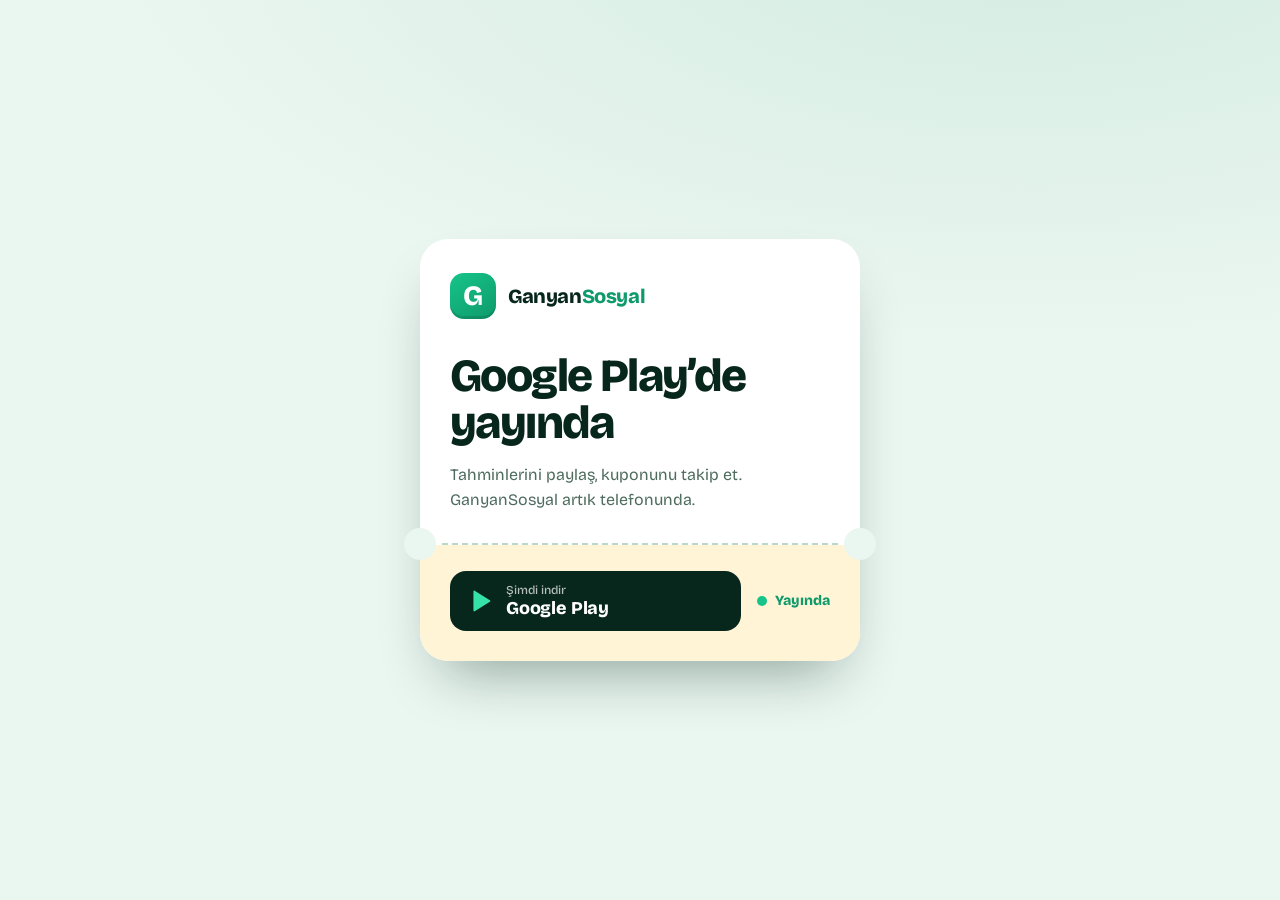
<file: index.html>
<!DOCTYPE html>
<html lang="tr">
<head>
<meta charset="utf-8">
<meta name="viewport" content="width=device-width, initial-scale=1, viewport-fit=cover">
<title>GanyanSosyal – Google Play’de yayında</title>
<meta name="description" content="GanyanSosyal Google Play’de yayında.">
<meta name="theme-color" content="#06231b">
<link rel="icon" href="data:image/svg+xml,<svg xmlns='http://www.w3.org/2000/svg' viewBox='0 0 100 100'><rect width='100' height='100' rx='24' fill='%2310a06f'/><text x='50' y='70' font-size='62' font-weight='800' text-anchor='middle' fill='white' font-family='Arial'>G</text></svg>">
<link rel="preconnect" href="https://fonts.googleapis.com">
<link rel="preconnect" href="https://fonts.gstatic.com" crossorigin>
<link href="https://fonts.googleapis.com/css2?family=Bricolage+Grotesque:opsz,wght@12..96,500;12..96,800&display=swap" rel="stylesheet">
<style>
:root{
  --bg:#eaf6f0; --bg2:#d3ece1; --card:#ffffff; --ink:#07261c; --muted:#4d6b5f;
  --green:#0e9a6a; --green2:#16c48a; --stub:#fff4d6; --line:#b9d8c9;
  box-sizing:border-box;
  padding-top:env(safe-area-inset-top,0px); padding-bottom:env(safe-area-inset-bottom,0px);
}
@media (prefers-color-scheme:dark){
  :root{ --bg:#06231b; --bg2:#0a3a2b; --card:#0d3025; --ink:#eafaf3; --muted:#93b9a8; --green:#16c48a; --green2:#35e3a8; --stub:#123b2d; --line:#1f5a45; }
}
*{box-sizing:border-box;margin:0}
html,body{height:100%}
body{
  font-family:"Bricolage Grotesque",system-ui,-apple-system,"Segoe UI",Roboto,sans-serif;
  color:var(--ink);
  background:radial-gradient(120% 80% at 80% -10%,var(--bg2),var(--bg) 60%);
  background-color:var(--bg);
  display:grid;place-items:center;padding:24px;
}
.ticket{
  width:min(440px,100%);
  background:var(--card);
  border-radius:28px;
  position:relative;
  box-shadow:0 30px 60px -25px rgba(4,40,28,.45);
  animation:drop .9s cubic-bezier(.2,.8,.2,1) both;
}
@keyframes drop{from{opacity:0;transform:translateY(24px) rotate(-1.5deg)}to{opacity:1;transform:none}}
.top{padding:34px 30px 30px}
.brand{display:flex;align-items:center;gap:12px;margin-bottom:34px}
.logo{
  width:46px;height:46px;border-radius:14px;
  background:linear-gradient(145deg,var(--green2),var(--green));
  display:grid;place-items:center;color:#fff;font-weight:800;font-size:28px;
  box-shadow:inset 0 -3px 0 rgba(0,0,0,.12);
}
.brand b{font-size:20px;font-weight:800;letter-spacing:-.02em}
.brand b span{color:var(--green)}
h1{font-size:clamp(34px,10vw,46px);line-height:1.02;font-weight:800;letter-spacing:-.035em;margin-bottom:16px}
p{color:var(--muted);font-size:16px;line-height:1.55;max-width:34ch}
.perf{position:relative;height:0;border-top:2px dashed var(--line);margin:0 22px}
.perf::before,.perf::after{
  content:"";position:absolute;top:-17px;width:32px;height:32px;border-radius:50%;
  background:var(--bg);
}
.perf::before{left:-38px}
.perf::after{right:-38px}
.stub{
  background:var(--stub);border-radius:0 0 28px 28px;
  padding:26px 30px 30px;display:flex;align-items:center;gap:16px;
}
.play{
  display:flex;align-items:center;gap:12px;flex:1;
  background:var(--ink);color:var(--card);
  padding:12px 18px;border-radius:16px;
}
a.play{text-decoration:none;cursor:pointer}
.play svg{width:26px;height:26px;flex:none}
.play small{display:block;font-size:12px;opacity:.7;font-weight:500}
.play strong{font-size:18px;font-weight:800;letter-spacing:-.01em}
.soon{
  display:flex;align-items:center;gap:8px;font-weight:800;font-size:14px;color:var(--green);
  white-space:nowrap;
}
.dot{width:10px;height:10px;border-radius:50%;background:var(--green2);animation:pulse 1.8s ease-out infinite}
@keyframes pulse{0%{box-shadow:0 0 0 0 rgba(22,196,138,.6)}100%{box-shadow:0 0 0 12px rgba(22,196,138,0)}}
@media (max-width:420px){.stub{flex-direction:column;align-items:stretch}.soon{justify-content:center}}
@media (prefers-reduced-motion:reduce){.ticket,.dot{animation:none}}
</style>
</head>
<body>
<main class="ticket">
  <div class="top">
    <div class="brand">
      <div class="logo" aria-hidden="true">G</div>
      <b>Ganyan<span>Sosyal</span></b>
    </div>
    <h1>Google Play’de yayında</h1>
    <p>Tahminlerini paylaş, kuponunu takip et. GanyanSosyal artık telefonunda.</p>
  </div>
  <div class="perf" aria-hidden="true"></div>
  <div class="stub">
    <a class="play" href="https://play.google.com/store/apps/details?id=io.github.ganyansosyal.app" target="_blank" rel="noopener" aria-label="Google Play’den indir">
      <svg viewBox="0 0 24 24" aria-hidden="true"><path d="M5 3.2v17.6c0 .6.7 1 1.2.7l14-8.8c.5-.3.5-1.1 0-1.4l-14-8.8C5.7 2.2 5 2.600 5 3.200z" fill="#35e3a8"/></svg>
      <div><small>Şimdi indir</small><strong>Google Play</strong></div>
    </a>
    <div class="soon"><span class="dot"></span>Yayında</div>
  </div>
</main>
</body>
</html>
</file>
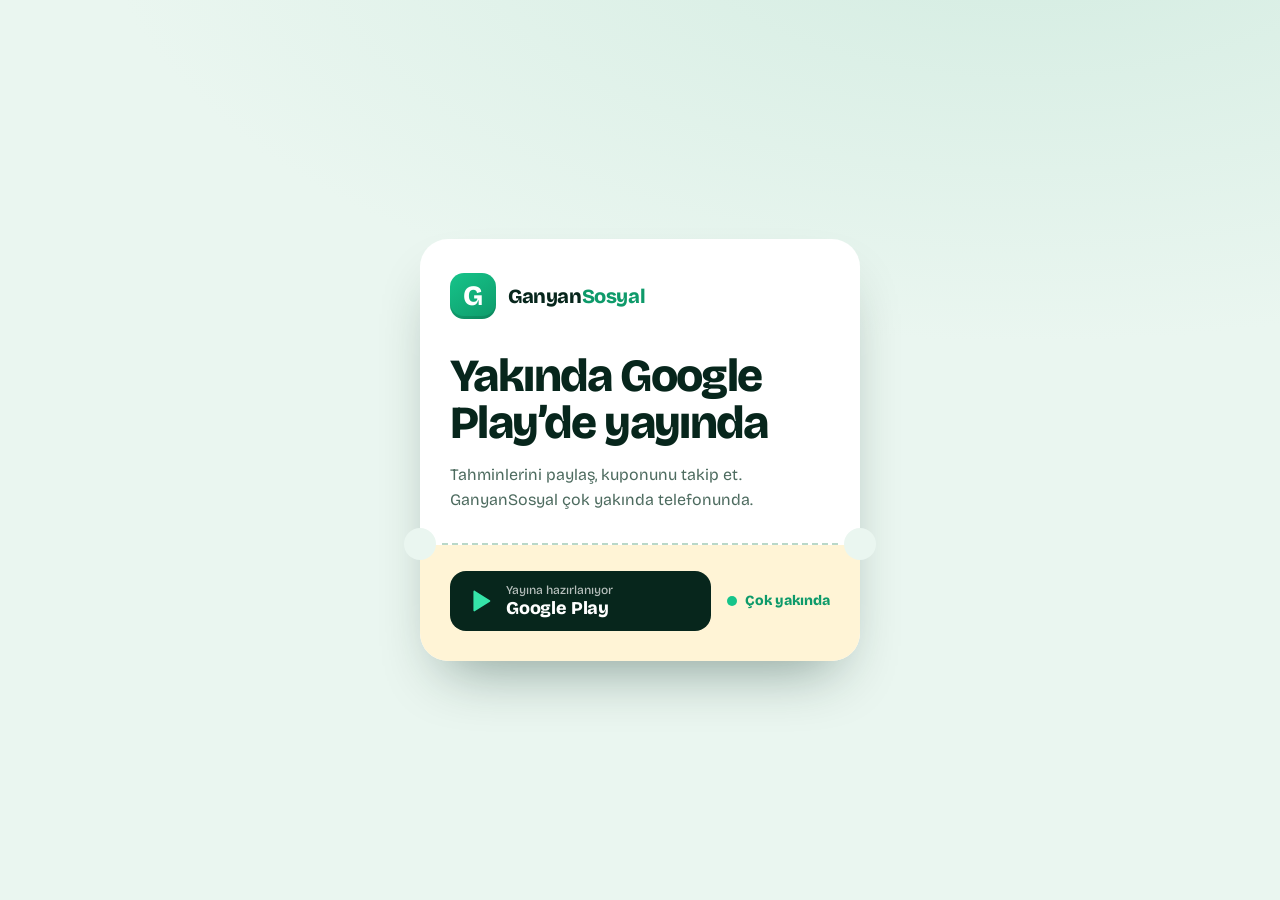
<file: index (1).html>
<!DOCTYPE html>
<html lang="tr">
<head>
<meta charset="utf-8">
<meta name="viewport" content="width=device-width, initial-scale=1, viewport-fit=cover">
<title>GanyanSosyal – Yakında Google Play’de</title>
<meta name="description" content="GanyanSosyal çok yakında Google Play’de yayında.">
<meta name="theme-color" content="#06231b">
<link rel="icon" href="data:image/svg+xml,<svg xmlns='http://www.w3.org/2000/svg' viewBox='0 0 100 100'><rect width='100' height='100' rx='24' fill='%2310a06f'/><text x='50' y='70' font-size='62' font-weight='800' text-anchor='middle' fill='white' font-family='Arial'>G</text></svg>">
<link rel="preconnect" href="https://fonts.googleapis.com">
<link rel="preconnect" href="https://fonts.gstatic.com" crossorigin>
<link href="https://fonts.googleapis.com/css2?family=Bricolage+Grotesque:opsz,wght@12..96,500;12..96,800&display=swap" rel="stylesheet">
<style>
:root{
  --bg:#eaf6f0; --bg2:#d3ece1; --card:#ffffff; --ink:#07261c; --muted:#4d6b5f;
  --green:#0e9a6a; --green2:#16c48a; --stub:#fff4d6; --line:#b9d8c9;
  box-sizing:border-box;
  padding-top:env(safe-area-inset-top,0px); padding-bottom:env(safe-area-inset-bottom,0px);
}
@media (prefers-color-scheme:dark){
  :root{ --bg:#06231b; --bg2:#0a3a2b; --card:#0d3025; --ink:#eafaf3; --muted:#93b9a8; --green:#16c48a; --green2:#35e3a8; --stub:#123b2d; --line:#1f5a45; }
}
*{box-sizing:border-box;margin:0}
html,body{height:100%}
body{
  font-family:"Bricolage Grotesque",system-ui,-apple-system,"Segoe UI",Roboto,sans-serif;
  color:var(--ink);
  background:radial-gradient(120% 80% at 80% -10%,var(--bg2),var(--bg) 60%);
  background-color:var(--bg);
  display:grid;place-items:center;padding:24px;
}
.ticket{
  width:min(440px,100%);
  background:var(--card);
  border-radius:28px;
  position:relative;
  box-shadow:0 30px 60px -25px rgba(4,40,28,.45);
  animation:drop .9s cubic-bezier(.2,.8,.2,1) both;
}
@keyframes drop{from{opacity:0;transform:translateY(24px) rotate(-1.5deg)}to{opacity:1;transform:none}}
.top{padding:34px 30px 30px}
.brand{display:flex;align-items:center;gap:12px;margin-bottom:34px}
.logo{
  width:46px;height:46px;border-radius:14px;
  background:linear-gradient(145deg,var(--green2),var(--green));
  display:grid;place-items:center;color:#fff;font-weight:800;font-size:28px;
  box-shadow:inset 0 -3px 0 rgba(0,0,0,.12);
}
.brand b{font-size:20px;font-weight:800;letter-spacing:-.02em}
.brand b span{color:var(--green)}
h1{font-size:clamp(34px,10vw,46px);line-height:1.02;font-weight:800;letter-spacing:-.035em;margin-bottom:16px}
p{color:var(--muted);font-size:16px;line-height:1.55;max-width:34ch}
.perf{position:relative;height:0;border-top:2px dashed var(--line);margin:0 22px}
.perf::before,.perf::after{
  content:"";position:absolute;top:-17px;width:32px;height:32px;border-radius:50%;
  background:var(--bg);
}
.perf::before{left:-38px}
.perf::after{right:-38px}
.stub{
  background:var(--stub);border-radius:0 0 28px 28px;
  padding:26px 30px 30px;display:flex;align-items:center;gap:16px;
}
.play{
  display:flex;align-items:center;gap:12px;flex:1;
  background:var(--ink);color:var(--card);
  padding:12px 18px;border-radius:16px;
}
.play svg{width:26px;height:26px;flex:none}
.play small{display:block;font-size:12px;opacity:.7;font-weight:500}
.play strong{font-size:18px;font-weight:800;letter-spacing:-.01em}
.soon{
  display:flex;align-items:center;gap:8px;font-weight:800;font-size:14px;color:var(--green);
  white-space:nowrap;
}
.dot{width:10px;height:10px;border-radius:50%;background:var(--green2);animation:pulse 1.8s ease-out infinite}
@keyframes pulse{0%{box-shadow:0 0 0 0 rgba(22,196,138,.6)}100%{box-shadow:0 0 0 12px rgba(22,196,138,0)}}
@media (max-width:420px){.stub{flex-direction:column;align-items:stretch}.soon{justify-content:center}}
@media (prefers-reduced-motion:reduce){.ticket,.dot{animation:none}}
</style>
</head>
<body>
<main class="ticket">
  <div class="top">
    <div class="brand">
      <div class="logo" aria-hidden="true">G</div>
      <b>Ganyan<span>Sosyal</span></b>
    </div>
    <h1>Yakında Google Play’de yayında</h1>
    <p>Tahminlerini paylaş, kuponunu takip et. GanyanSosyal çok yakında telefonunda.</p>
  </div>
  <div class="perf" aria-hidden="true"></div>
  <div class="stub">
    <div class="play" aria-label="Google Play’de yakında">
      <svg viewBox="0 0 24 24" aria-hidden="true"><path d="M5 3.2v17.6c0 .6.7 1 1.2.7l14-8.8c.5-.3.5-1.1 0-1.4l-14-8.8C5.7 2.2 5 2.600 5 3.200z" fill="#35e3a8"/></svg>
      <div><small>Yayına hazırlanıyor</small><strong>Google Play</strong></div>
    </div>
    <div class="soon"><span class="dot"></span>Çok yakında</div>
  </div>
</main>
</body>
</html>
</file>
